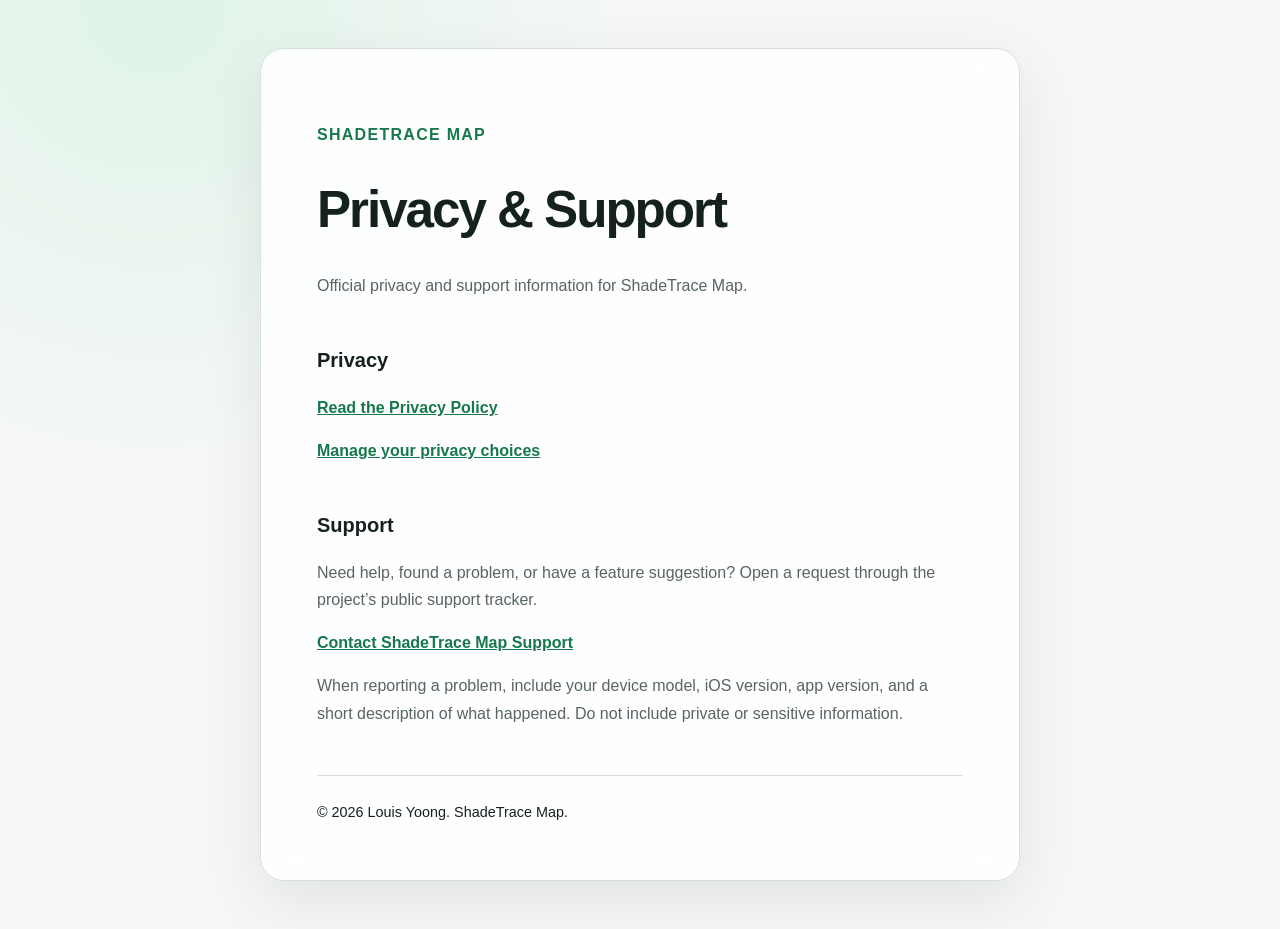
<file: docs/index.html>
<!doctype html>
<html lang="en">
<head>
  <meta charset="utf-8">
  <meta name="viewport" content="width=device-width, initial-scale=1">
  <meta name="description" content="Privacy and support information for ShadeTrace Map.">
  <title>ShadeTrace Map — Privacy &amp; Support</title>
  <link rel="stylesheet" href="styles.css">
</head>
<body>
  <main>
    <p class="eyebrow">ShadeTrace Map</p>
    <h1>Privacy &amp; Support</h1>
    <p>Official privacy and support information for ShadeTrace Map.</p>

    <h2>Privacy</h2>
    <p><a href="privacy.html">Read the Privacy Policy</a></p>
    <p><a href="privacy-choices.html">Manage your privacy choices</a></p>

    <h2>Support</h2>
    <p>Need help, found a problem, or have a feature suggestion? Open a request through the project’s public support tracker.</p>
    <p><a href="https://github.com/louisyoong/shadetracemap-app/issues/new">Contact ShadeTrace Map Support</a></p>
    <p>When reporting a problem, include your device model, iOS version, app version, and a short description of what happened. Do not include private or sensitive information.</p>

    <footer>© 2026 Louis Yoong. ShadeTrace Map.</footer>
  </main>
</body>
</html>
</file>
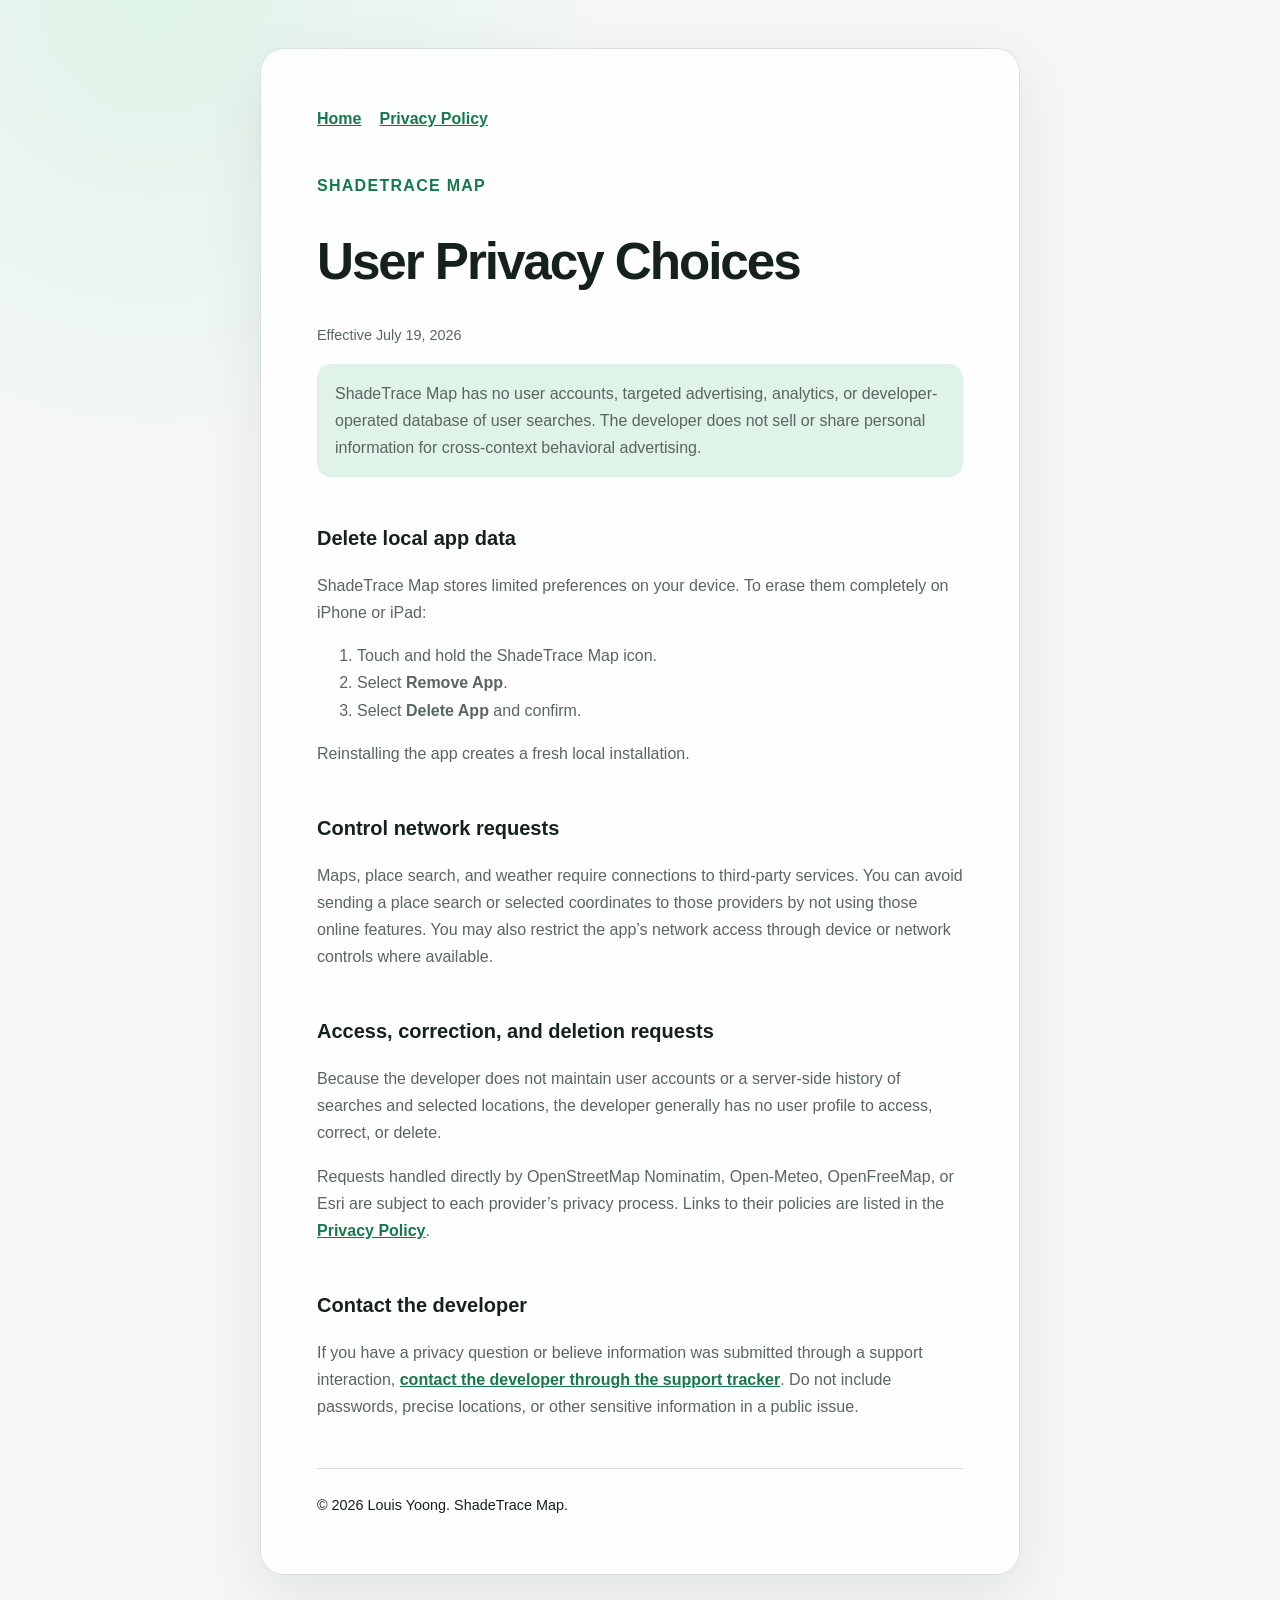
<file: docs/privacy-choices.html>
<!doctype html>
<html lang="en">
<head>
  <meta charset="utf-8">
  <meta name="viewport" content="width=device-width, initial-scale=1">
  <meta name="description" content="User privacy choices for the ShadeTrace Map app.">
  <title>User Privacy Choices — ShadeTrace Map</title>
  <link rel="stylesheet" href="styles.css">
</head>
<body>
  <main>
    <nav><a href="index.html">Home</a><a href="privacy.html">Privacy Policy</a></nav>
    <p class="eyebrow">ShadeTrace Map</p>
    <h1>User Privacy Choices</h1>
    <p class="updated">Effective July 19, 2026</p>

    <p class="notice">ShadeTrace Map has no user accounts, targeted advertising, analytics, or developer-operated database of user searches. The developer does not sell or share personal information for cross-context behavioral advertising.</p>

    <h2>Delete local app data</h2>
    <p>ShadeTrace Map stores limited preferences on your device. To erase them completely on iPhone or iPad:</p>
    <ol>
      <li>Touch and hold the ShadeTrace Map icon.</li>
      <li>Select <strong>Remove App</strong>.</li>
      <li>Select <strong>Delete App</strong> and confirm.</li>
    </ol>
    <p>Reinstalling the app creates a fresh local installation.</p>

    <h2>Control network requests</h2>
    <p>Maps, place search, and weather require connections to third-party services. You can avoid sending a place search or selected coordinates to those providers by not using those online features. You may also restrict the app’s network access through device or network controls where available.</p>

    <h2>Access, correction, and deletion requests</h2>
    <p>Because the developer does not maintain user accounts or a server-side history of searches and selected locations, the developer generally has no user profile to access, correct, or delete.</p>
    <p>Requests handled directly by OpenStreetMap Nominatim, Open-Meteo, OpenFreeMap, or Esri are subject to each provider’s privacy process. Links to their policies are listed in the <a href="privacy.html">Privacy Policy</a>.</p>

    <h2>Contact the developer</h2>
    <p>If you have a privacy question or believe information was submitted through a support interaction, <a href="https://github.com/louisyoong/shadetracemap-app/issues/new">contact the developer through the support tracker</a>. Do not include passwords, precise locations, or other sensitive information in a public issue.</p>

    <footer>© 2026 Louis Yoong. ShadeTrace Map.</footer>
  </main>
</body>
</html>
</file>
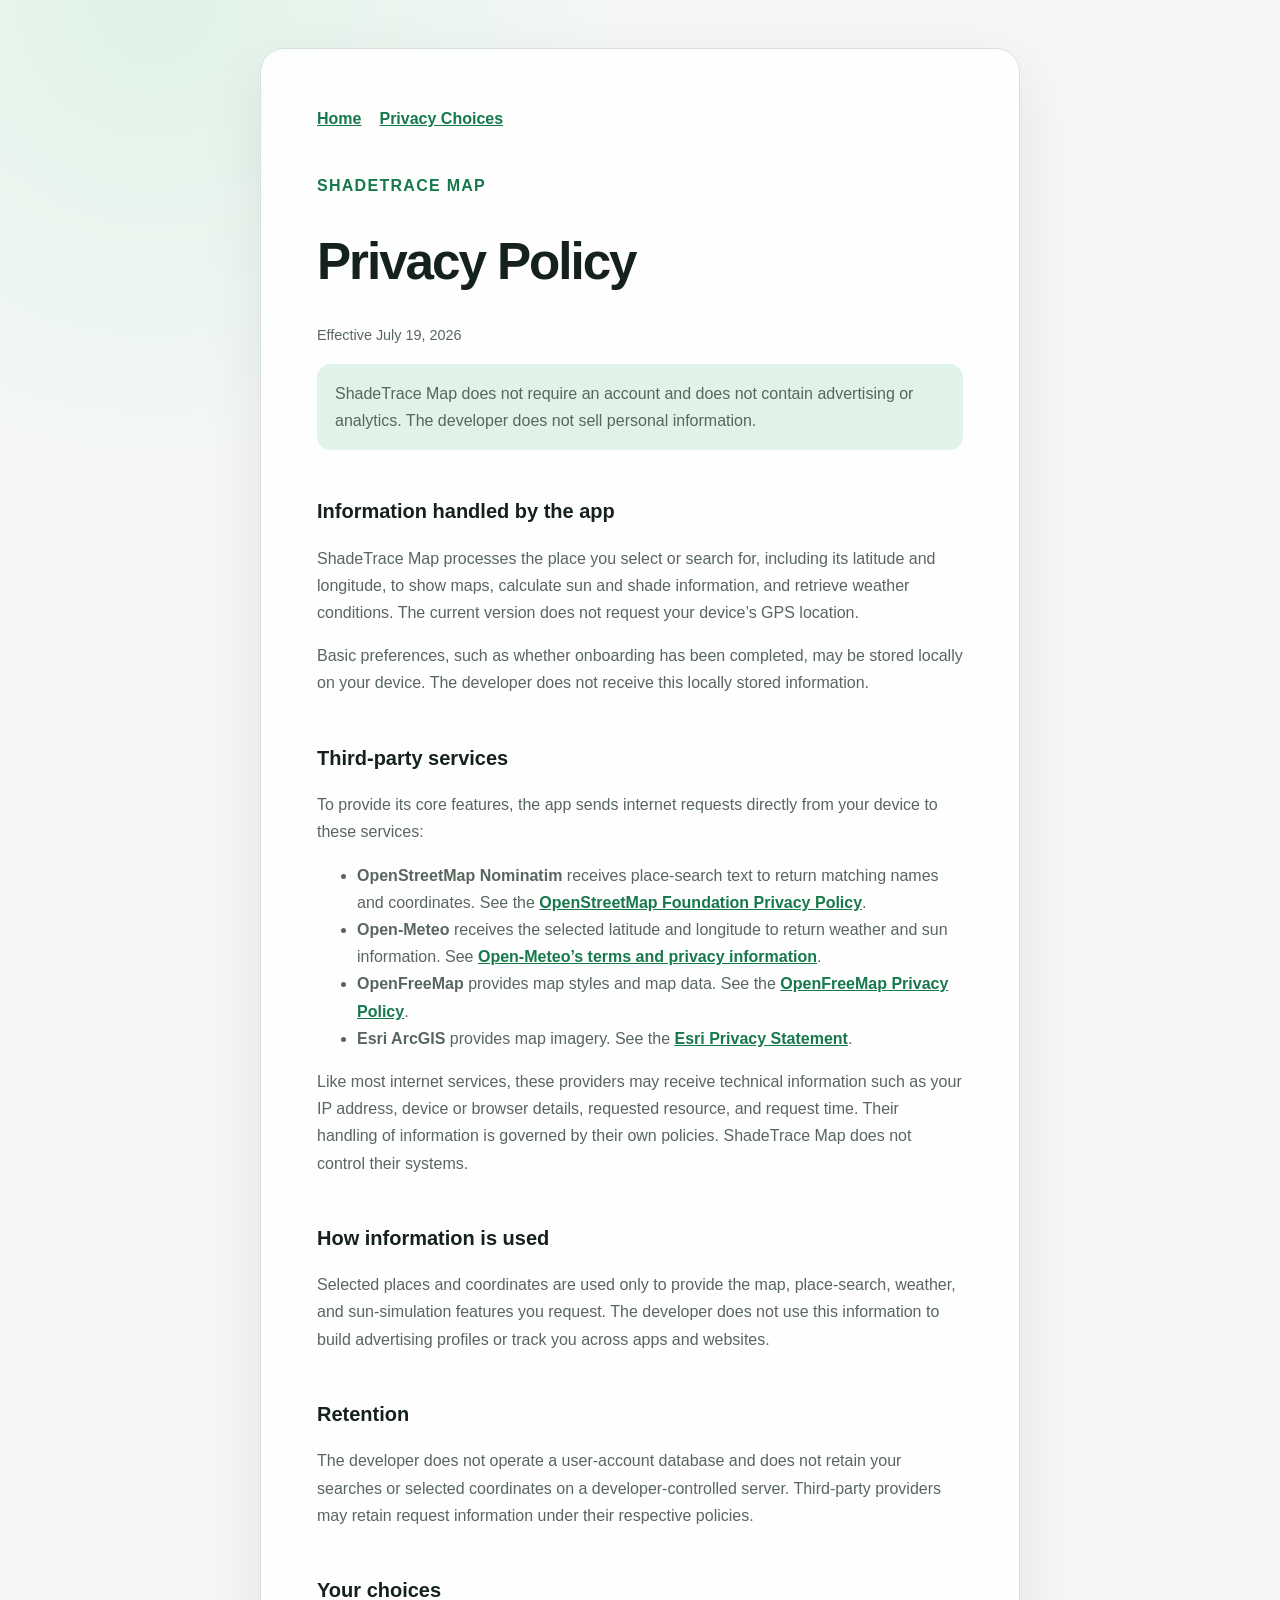
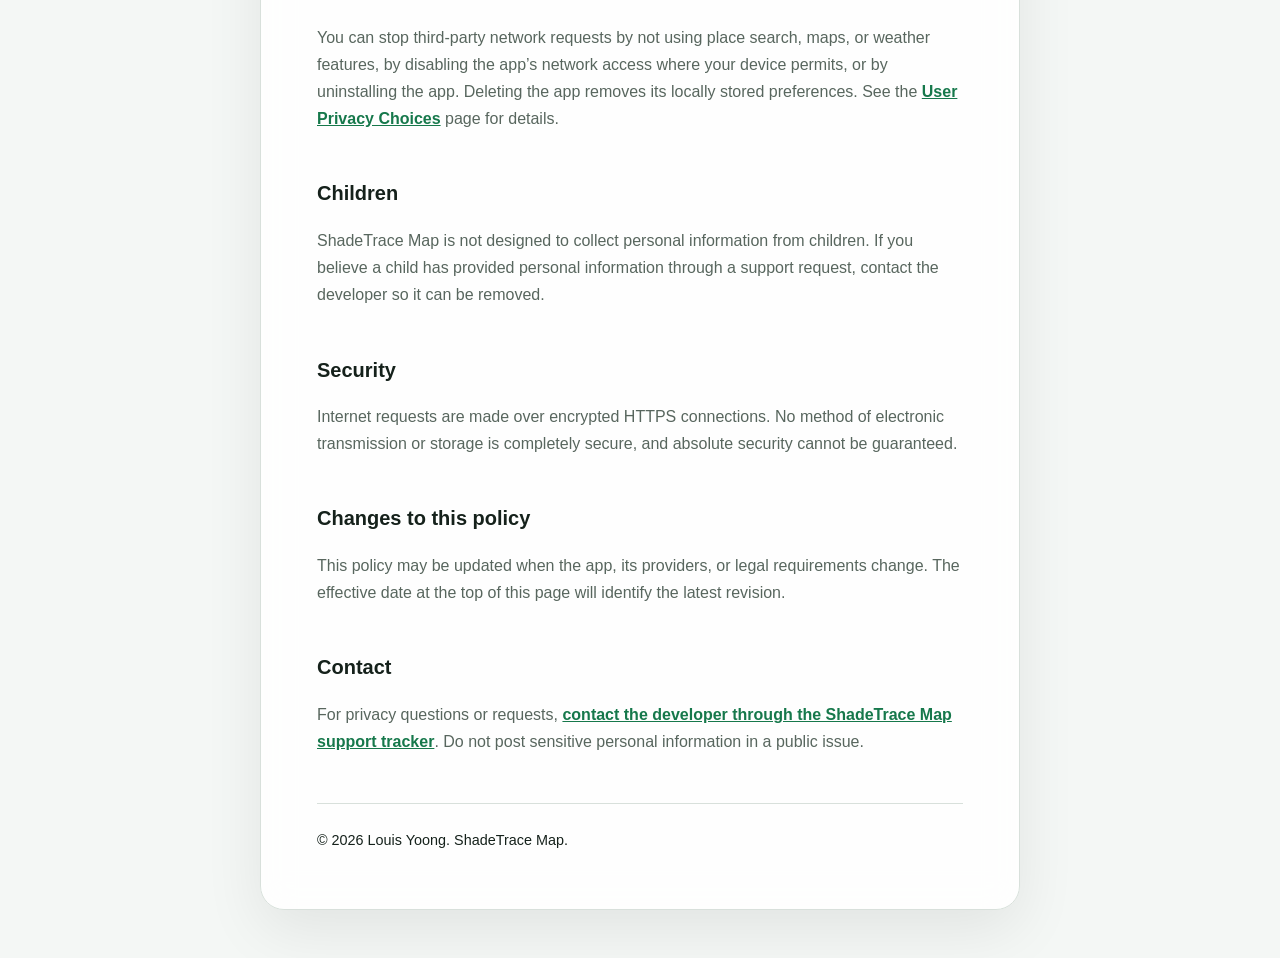
<file: docs/privacy.html>
<!doctype html>
<html lang="en">
<head>
  <meta charset="utf-8">
  <meta name="viewport" content="width=device-width, initial-scale=1">
  <meta name="description" content="Privacy Policy for the ShadeTrace Map app.">
  <title>Privacy Policy — ShadeTrace Map</title>
  <link rel="stylesheet" href="styles.css">
</head>
<body>
  <main>
    <nav><a href="index.html">Home</a><a href="privacy-choices.html">Privacy Choices</a></nav>
    <p class="eyebrow">ShadeTrace Map</p>
    <h1>Privacy Policy</h1>
    <p class="updated">Effective July 19, 2026</p>

    <p class="notice">ShadeTrace Map does not require an account and does not contain advertising or analytics. The developer does not sell personal information.</p>

    <h2>Information handled by the app</h2>
    <p>ShadeTrace Map processes the place you select or search for, including its latitude and longitude, to show maps, calculate sun and shade information, and retrieve weather conditions. The current version does not request your device’s GPS location.</p>
    <p>Basic preferences, such as whether onboarding has been completed, may be stored locally on your device. The developer does not receive this locally stored information.</p>

    <h2>Third-party services</h2>
    <p>To provide its core features, the app sends internet requests directly from your device to these services:</p>
    <ul>
      <li><strong>OpenStreetMap Nominatim</strong> receives place-search text to return matching names and coordinates. See the <a href="https://osmfoundation.org/wiki/Privacy_Policy">OpenStreetMap Foundation Privacy Policy</a>.</li>
      <li><strong>Open-Meteo</strong> receives the selected latitude and longitude to return weather and sun information. See <a href="https://open-meteo.com/en/terms">Open-Meteo’s terms and privacy information</a>.</li>
      <li><strong>OpenFreeMap</strong> provides map styles and map data. See the <a href="https://openfreemap.org/privacy/">OpenFreeMap Privacy Policy</a>.</li>
      <li><strong>Esri ArcGIS</strong> provides map imagery. See the <a href="https://www.esri.com/en-us/privacy/privacy-statements/privacy-statement">Esri Privacy Statement</a>.</li>
    </ul>
    <p>Like most internet services, these providers may receive technical information such as your IP address, device or browser details, requested resource, and request time. Their handling of information is governed by their own policies. ShadeTrace Map does not control their systems.</p>

    <h2>How information is used</h2>
    <p>Selected places and coordinates are used only to provide the map, place-search, weather, and sun-simulation features you request. The developer does not use this information to build advertising profiles or track you across apps and websites.</p>

    <h2>Retention</h2>
    <p>The developer does not operate a user-account database and does not retain your searches or selected coordinates on a developer-controlled server. Third-party providers may retain request information under their respective policies.</p>

    <h2>Your choices</h2>
    <p>You can stop third-party network requests by not using place search, maps, or weather features, by disabling the app’s network access where your device permits, or by uninstalling the app. Deleting the app removes its locally stored preferences. See the <a href="privacy-choices.html">User Privacy Choices</a> page for details.</p>

    <h2>Children</h2>
    <p>ShadeTrace Map is not designed to collect personal information from children. If you believe a child has provided personal information through a support request, contact the developer so it can be removed.</p>

    <h2>Security</h2>
    <p>Internet requests are made over encrypted HTTPS connections. No method of electronic transmission or storage is completely secure, and absolute security cannot be guaranteed.</p>

    <h2>Changes to this policy</h2>
    <p>This policy may be updated when the app, its providers, or legal requirements change. The effective date at the top of this page will identify the latest revision.</p>

    <h2>Contact</h2>
    <p>For privacy questions or requests, <a href="https://github.com/louisyoong/shadetracemap-app/issues/new">contact the developer through the ShadeTrace Map support tracker</a>. Do not post sensitive personal information in a public issue.</p>

    <footer>© 2026 Louis Yoong. ShadeTrace Map.</footer>
  </main>
</body>
</html>
</file>
<file: docs/styles.css>
:root {
  color-scheme: light dark;
  --bg: #f4f7f5;
  --surface: rgba(255, 255, 255, 0.88);
  --text: #15211b;
  --muted: #58665e;
  --line: #d8e0db;
  --accent: #16784b;
  --accent-soft: #dff3e8;
}

@media (prefers-color-scheme: dark) {
  :root {
    --bg: #0e1511;
    --surface: rgba(23, 34, 28, 0.92);
    --text: #eef7f1;
    --muted: #adbbb2;
    --line: #34443a;
    --accent: #68d99c;
    --accent-soft: #193f2c;
  }
}

* { box-sizing: border-box; }

body {
  margin: 0;
  background:
    radial-gradient(circle at 12% 0%, var(--accent-soft), transparent 28rem),
    var(--bg);
  color: var(--text);
  font: 16px/1.7 -apple-system, BlinkMacSystemFont, "Segoe UI", sans-serif;
}

main {
  width: min(760px, calc(100% - 32px));
  margin: 48px auto;
  padding: clamp(24px, 6vw, 56px);
  background: var(--surface);
  border: 1px solid var(--line);
  border-radius: 24px;
  box-shadow: 0 20px 60px rgba(0, 0, 0, 0.08);
  backdrop-filter: blur(16px);
}

nav { margin-bottom: 40px; }
nav a { margin-right: 18px; }
h1 { font-size: clamp(2rem, 6vw, 3.2rem); line-height: 1.08; letter-spacing: -0.04em; }
h2 { margin-top: 2.2em; font-size: 1.25rem; }
p, li { color: var(--muted); }
a { color: var(--accent); font-weight: 600; }
.eyebrow { color: var(--accent); font-weight: 700; letter-spacing: 0.08em; text-transform: uppercase; }
.updated { font-size: 0.9rem; }
.notice { padding: 16px 18px; background: var(--accent-soft); border-radius: 14px; }
footer { margin-top: 48px; padding-top: 24px; border-top: 1px solid var(--line); font-size: 0.9rem; }
</file>
